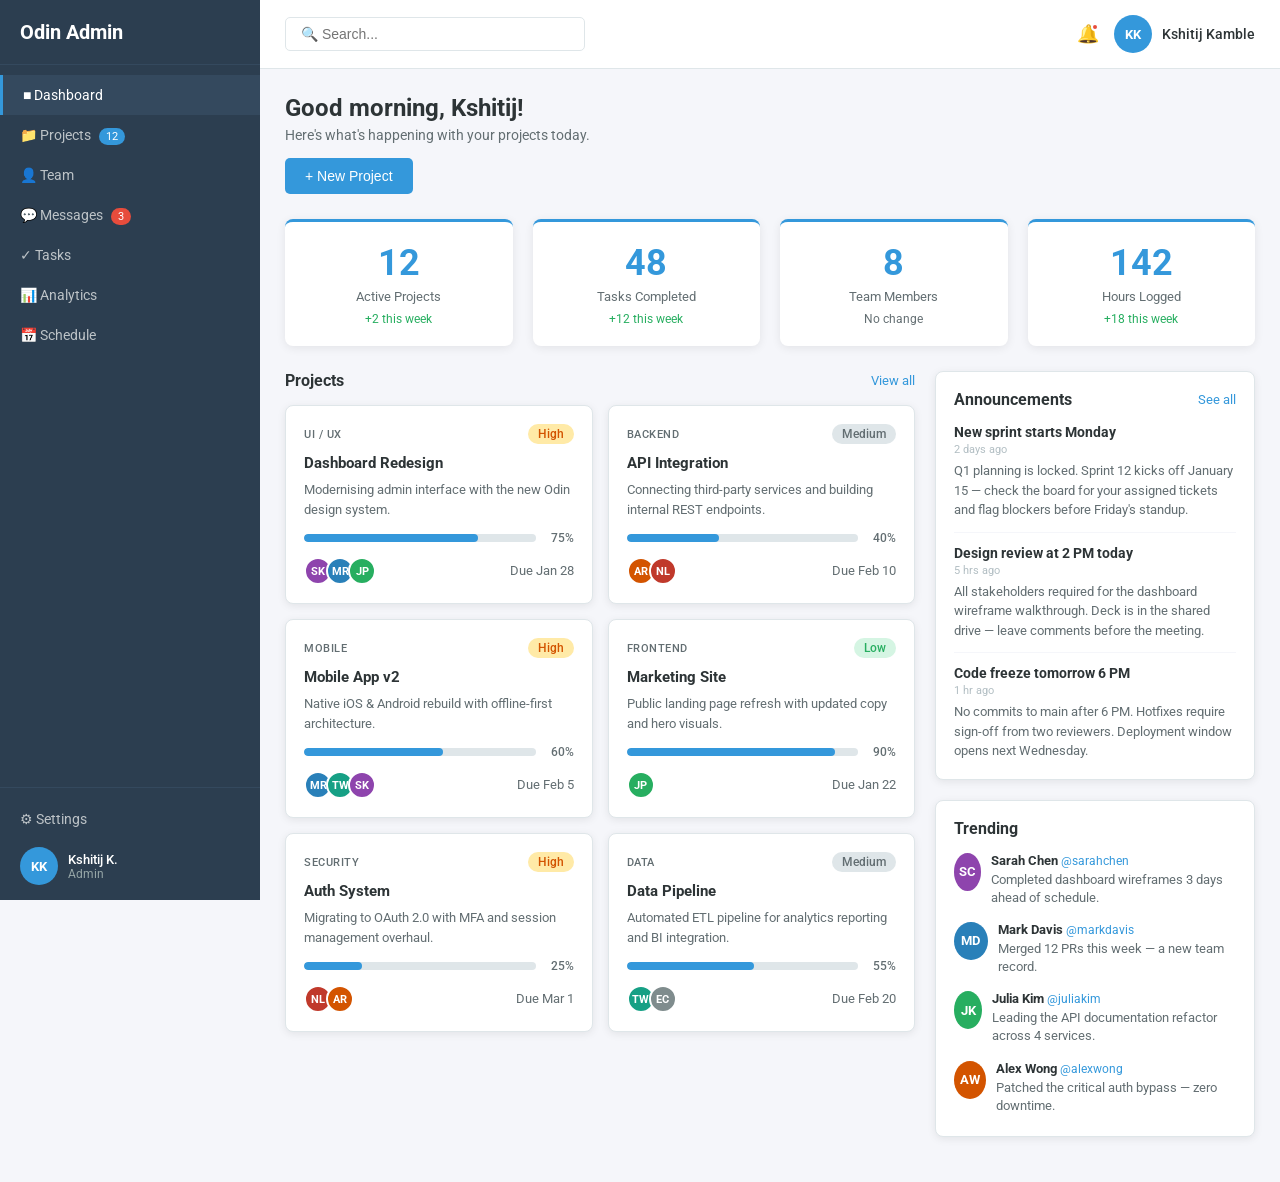
<file: intermediate-html-and-css/project-admin-dashboard/index.html>
<!DOCTYPE html>
<html lang="en">
<head>
    <meta charset="UTF-8">
    <meta name="viewport" content="width=device-width, initial-scale=1.0">
    <title>Admin Dashboard</title>
    <link rel="preconnect" href="https://fonts.googleapis.com">
    <link rel="preconnect" href="https://fonts.gstatic.com" crossorigin>
    <link href="https://fonts.googleapis.com/css2?family=Roboto:wght@400;500;700&display=swap" rel="stylesheet">
    <link rel="stylesheet" href="style.css">
</head>
<body>

    <div class="container">

        <!-- sidebar -->
        <div class="sidebar">
            <div class="logo">
                <h2>Odin Admin</h2>
            </div>

            <nav>
                <ul>
                    <li><a href="#" class="active">&#9632; Dashboard</a></li>
                    <li><a href="#">&#128193; Projects <span class="badge">12</span></a></li>
                    <li><a href="#">&#128100; Team</a></li>
                    <li><a href="#">&#128172; Messages <span class="badge red">3</span></a></li>
                    <li><a href="#">&#10003; Tasks</a></li>
                    <li><a href="#">&#128202; Analytics</a></li>
                    <li><a href="#">&#128197; Schedule</a></li>
                </ul>
            </nav>

            <div class="sidebar-footer">
                <a href="#">&#9881; Settings</a>
                <div class="user-info">
                    <div class="avatar">KK</div>
                    <div>
                        <p class="user-name">Kshitij K.</p>
                        <p class="user-role">Admin</p>
                    </div>
                </div>
            </div>
        </div>
        <!-- end sidebar -->

        <!-- main content -->
        <div class="main-content">

            <!-- header -->
            <div class="header">
                <div class="search-bar">
                    <input type="text" placeholder="&#128269; Search...">
                </div>
                <div class="header-right">
                    <button class="notif-btn">&#128276; <span class="dot"></span></button>
                    <div class="header-user">
                        <div class="avatar">KK</div>
                        <span>Kshitij Kamble</span>
                    </div>
                </div>
            </div>
            <!-- end header -->

            <!-- page content -->
            <div class="page-content">

                <div class="page-title">
                    <h1>Good morning, Kshitij!</h1>
                    <p>Here's what's happening with your projects today.</p>
                    <button class="new-project-btn">+ New Project</button>
                </div>

                <!-- stats -->
                <div class="stats-row">
                    <div class="stat-box">
                        <p class="stat-number">12</p>
                        <p class="stat-label">Active Projects</p>
                        <p class="stat-change green-text">+2 this week</p>
                    </div>
                    <div class="stat-box">
                        <p class="stat-number">48</p>
                        <p class="stat-label">Tasks Completed</p>
                        <p class="stat-change green-text">+12 this week</p>
                    </div>
                    <div class="stat-box">
                        <p class="stat-number">8</p>
                        <p class="stat-label">Team Members</p>
                        <p class="stat-change">No change</p>
                    </div>
                    <div class="stat-box">
                        <p class="stat-number">142</p>
                        <p class="stat-label">Hours Logged</p>
                        <p class="stat-change green-text">+18 this week</p>
                    </div>
                </div>
                <!-- end stats -->

                <!-- projects and side panels -->
                <div class="content-row">

                    <!-- projects section -->
                    <div class="projects-section">
                        <div class="section-header">
                            <h2>Projects</h2>
                            <a href="#">View all</a>
                        </div>

                        <div class="projects-grid">

                            <div class="project-card">
                                <div class="project-top">
                                    <span class="project-tag">UI / UX</span>
                                    <span class="priority high">High</span>
                                </div>
                                <h3>Dashboard Redesign</h3>
                                <p>Modernising admin interface with the new Odin design system.</p>
                                <div class="progress-section">
                                    <div class="progress-bar">
                                        <div class="progress-fill" style="width: 75%"></div>
                                    </div>
                                    <span>75%</span>
                                </div>
                                <div class="card-footer">
                                    <div class="team-avatars">
                                        <div class="avatar small av1">SK</div>
                                        <div class="avatar small av2">MR</div>
                                        <div class="avatar small av3">JP</div>
                                    </div>
                                    <p class="due-date">Due Jan 28</p>
                                </div>
                            </div>

                            <div class="project-card">
                                <div class="project-top">
                                    <span class="project-tag">Backend</span>
                                    <span class="priority medium">Medium</span>
                                </div>
                                <h3>API Integration</h3>
                                <p>Connecting third-party services and building internal REST endpoints.</p>
                                <div class="progress-section">
                                    <div class="progress-bar">
                                        <div class="progress-fill" style="width: 40%"></div>
                                    </div>
                                    <span>40%</span>
                                </div>
                                <div class="card-footer">
                                    <div class="team-avatars">
                                        <div class="avatar small av4">AR</div>
                                        <div class="avatar small av5">NL</div>
                                    </div>
                                    <p class="due-date">Due Feb 10</p>
                                </div>
                            </div>

                            <div class="project-card">
                                <div class="project-top">
                                    <span class="project-tag">Mobile</span>
                                    <span class="priority high">High</span>
                                </div>
                                <h3>Mobile App v2</h3>
                                <p>Native iOS & Android rebuild with offline-first architecture.</p>
                                <div class="progress-section">
                                    <div class="progress-bar">
                                        <div class="progress-fill" style="width: 60%"></div>
                                    </div>
                                    <span>60%</span>
                                </div>
                                <div class="card-footer">
                                    <div class="team-avatars">
                                        <div class="avatar small av2">MR</div>
                                        <div class="avatar small av6">TW</div>
                                        <div class="avatar small av1">SK</div>
                                    </div>
                                    <p class="due-date">Due Feb 5</p>
                                </div>
                            </div>

                            <div class="project-card">
                                <div class="project-top">
                                    <span class="project-tag">Frontend</span>
                                    <span class="priority low">Low</span>
                                </div>
                                <h3>Marketing Site</h3>
                                <p>Public landing page refresh with updated copy and hero visuals.</p>
                                <div class="progress-section">
                                    <div class="progress-bar">
                                        <div class="progress-fill" style="width: 90%"></div>
                                    </div>
                                    <span>90%</span>
                                </div>
                                <div class="card-footer">
                                    <div class="team-avatars">
                                        <div class="avatar small av3">JP</div>
                                    </div>
                                    <p class="due-date">Due Jan 22</p>
                                </div>
                            </div>

                            <div class="project-card">
                                <div class="project-top">
                                    <span class="project-tag">Security</span>
                                    <span class="priority high">High</span>
                                </div>
                                <h3>Auth System</h3>
                                <p>Migrating to OAuth 2.0 with MFA and session management overhaul.</p>
                                <div class="progress-section">
                                    <div class="progress-bar">
                                        <div class="progress-fill" style="width: 25%"></div>
                                    </div>
                                    <span>25%</span>
                                </div>
                                <div class="card-footer">
                                    <div class="team-avatars">
                                        <div class="avatar small av5">NL</div>
                                        <div class="avatar small av4">AR</div>
                                    </div>
                                    <p class="due-date">Due Mar 1</p>
                                </div>
                            </div>

                            <div class="project-card">
                                <div class="project-top">
                                    <span class="project-tag">Data</span>
                                    <span class="priority medium">Medium</span>
                                </div>
                                <h3>Data Pipeline</h3>
                                <p>Automated ETL pipeline for analytics reporting and BI integration.</p>
                                <div class="progress-section">
                                    <div class="progress-bar">
                                        <div class="progress-fill" style="width: 55%"></div>
                                    </div>
                                    <span>55%</span>
                                </div>
                                <div class="card-footer">
                                    <div class="team-avatars">
                                        <div class="avatar small av6">TW</div>
                                        <div class="avatar small av7">EC</div>
                                    </div>
                                    <p class="due-date">Due Feb 20</p>
                                </div>
                            </div>

                        </div>
                    </div>
                    <!-- end projects section -->

                    <!-- side panels -->
                    <div class="side-panels">

                        <!-- announcements -->
                        <div class="panel">
                            <div class="section-header">
                                <h2>Announcements</h2>
                                <a href="#">See all</a>
                            </div>
                            <div class="announcement-list">

                                <div class="announcement">
                                    <h4>New sprint starts Monday</h4>
                                    <p class="ann-time">2 days ago</p>
                                    <p>Q1 planning is locked. Sprint 12 kicks off January 15 — check the board for your assigned tickets and flag blockers before Friday's standup.</p>
                                </div>

                                <div class="announcement">
                                    <h4>Design review at 2 PM today</h4>
                                    <p class="ann-time">5 hrs ago</p>
                                    <p>All stakeholders required for the dashboard wireframe walkthrough. Deck is in the shared drive — leave comments before the meeting.</p>
                                </div>

                                <div class="announcement">
                                    <h4>Code freeze tomorrow 6 PM</h4>
                                    <p class="ann-time">1 hr ago</p>
                                    <p>No commits to main after 6 PM. Hotfixes require sign-off from two reviewers. Deployment window opens next Wednesday.</p>
                                </div>

                            </div>
                        </div>
                        <!-- end announcements -->

                        <!-- trending -->
                        <div class="panel">
                            <div class="section-header">
                                <h2>Trending</h2>
                            </div>
                            <ul class="trending-list">

                                <li class="trending-item">
                                    <div class="avatar tr1">SC</div>
                                    <div>
                                        <p><strong>Sarah Chen</strong> <span class="handle">@sarahchen</span></p>
                                        <p class="trend-text">Completed dashboard wireframes 3 days ahead of schedule.</p>
                                    </div>
                                </li>

                                <li class="trending-item">
                                    <div class="avatar tr2">MD</div>
                                    <div>
                                        <p><strong>Mark Davis</strong> <span class="handle">@markdavis</span></p>
                                        <p class="trend-text">Merged 12 PRs this week — a new team record.</p>
                                    </div>
                                </li>

                                <li class="trending-item">
                                    <div class="avatar tr3">JK</div>
                                    <div>
                                        <p><strong>Julia Kim</strong> <span class="handle">@juliakim</span></p>
                                        <p class="trend-text">Leading the API documentation refactor across 4 services.</p>
                                    </div>
                                </li>

                                <li class="trending-item">
                                    <div class="avatar tr4">AW</div>
                                    <div>
                                        <p><strong>Alex Wong</strong> <span class="handle">@alexwong</span></p>
                                        <p class="trend-text">Patched the critical auth bypass — zero downtime.</p>
                                    </div>
                                </li>

                            </ul>
                        </div>
                        <!-- end trending -->

                    </div>
                    <!-- end side panels -->

                </div>
                <!-- end content row -->

            </div>
            <!-- end page content -->

        </div>
        <!-- end main content -->

    </div>
    <!-- end container -->

</body>
</html>
</file>
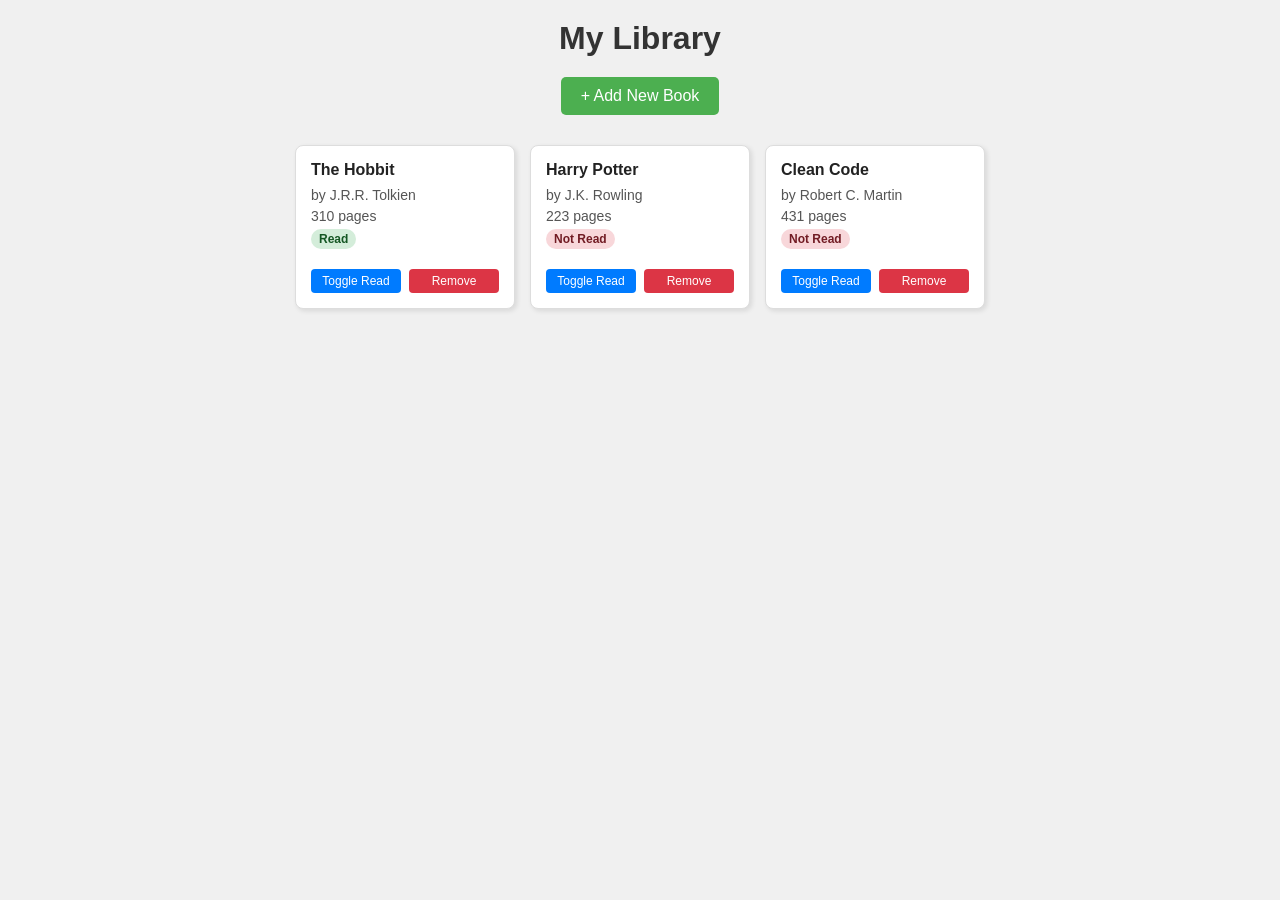
<file: javascript-course/library/index.html>
<!DOCTYPE html>
<html lang="en">
<head>
    <meta charset="UTF-8">
    <meta name="viewport" content="width=device-width, initial-scale=1.0">
    <title>My Library</title>
    <link rel="stylesheet" href="style.css">
</head>
<body>

    <h1>My Library</h1>

    <button id="newBookBtn">+ Add New Book</button>

    <!-- dialog form for adding book -->
    <dialog id="bookDialog">
        <h2>Add a Book</h2>
        <form id="bookForm">
            <div>
                <label for="title">Title:</label>
                <input type="text" id="title" required>
            </div>
            <div>
                <label for="author">Author:</label>
                <input type="text" id="author" required>
            </div>
            <div>
                <label for="pages">Number of Pages:</label>
                <input type="number" id="pages" required min="1">
            </div>
            <div>
                <label for="readStatus">Have you read it?</label>
                <input type="checkbox" id="readStatus">
            </div>
            <div class="form-buttons">
                <button type="submit">Add Book</button>
                <button type="button" id="cancelBtn">Cancel</button>
            </div>
        </form>
    </dialog>

    <!-- books will show up here -->
    <div id="libraryDisplay">
        <p id="emptyMsg">No books yet. Add some!</p>
    </div>

    <script src="script.js"></script>
</body>
</html>
</file>
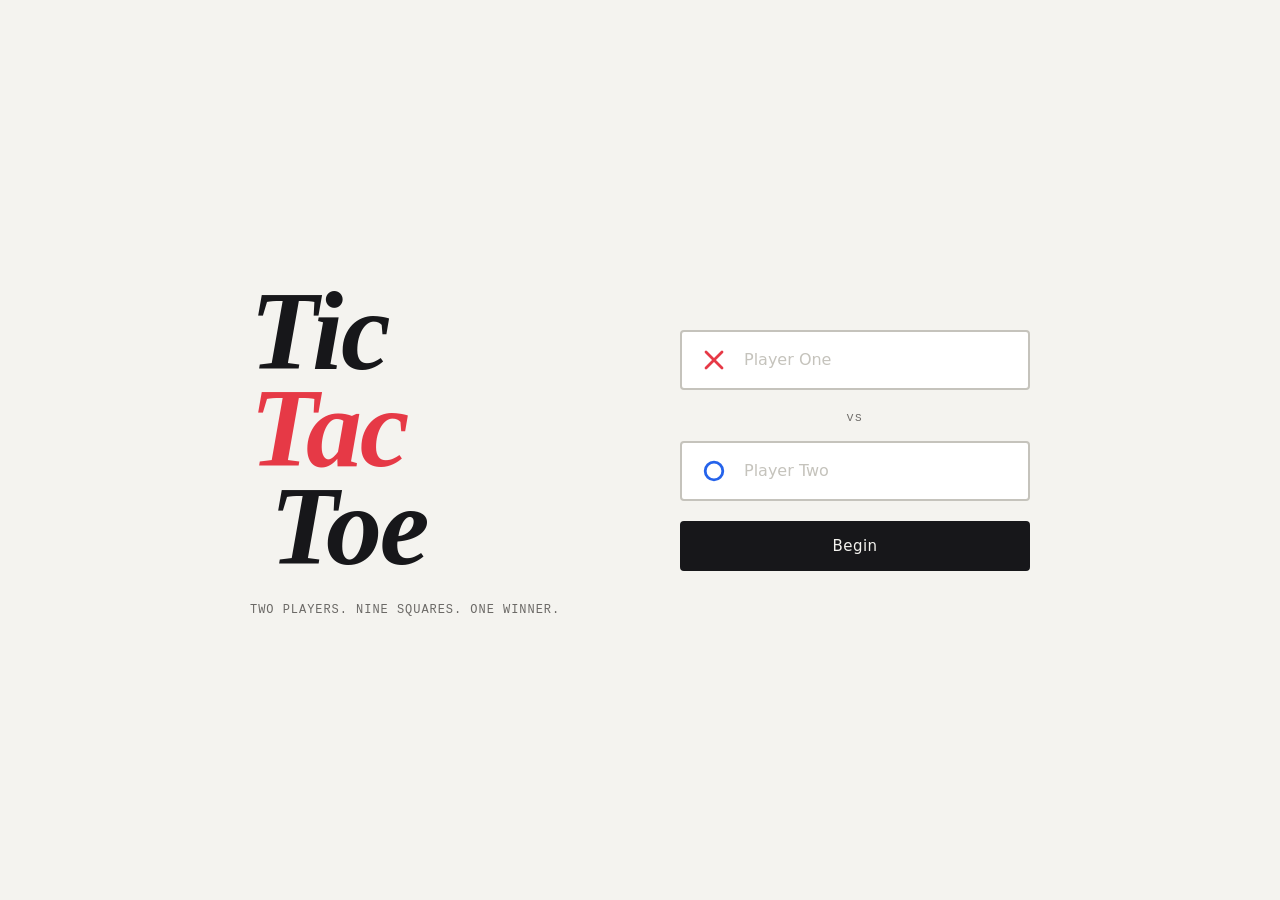
<file: javascript-course/tic-tac-toe/index.html>
<!DOCTYPE html>
<html lang="en">
<head>
  <meta charset="UTF-8">
  <meta name="viewport" content="width=device-width, initial-scale=1.0">
  <title>Tic Tac Toe</title>
  <link rel="stylesheet" href="style.css">
</head>
<body>

  <!-- ── Setup Screen ───────────────────────────────────────── -->
  <div id="setup-screen" class="screen">
    <div class="setup-layout">

      <div class="setup-title-area">
        <h1 class="game-title">
          <span class="title-word">Tic</span>
          <span class="title-word title-accent">Tac</span>
          <span class="title-word title-indent">Toe</span>
        </h1>
        <p class="game-tagline">Two players. Nine squares. One winner.</p>
      </div>

      <div class="setup-form-area">
        <div class="player-field">
          <div class="field-mark" aria-hidden="true">
            <svg viewBox="0 0 40 40" class="field-icon">
              <line x1="10" y1="10" x2="30" y2="30" stroke="#E63946" stroke-width="3.5" stroke-linecap="round"/>
              <line x1="30" y1="10" x2="10" y2="30" stroke="#E63946" stroke-width="3.5" stroke-linecap="round"/>
            </svg>
          </div>
          <input type="text" id="player1-name" placeholder="Player One" maxlength="12" autocomplete="off">
        </div>

        <div class="vs-row">
          <span class="vs-text">vs</span>
        </div>

        <div class="player-field">
          <div class="field-mark" aria-hidden="true">
            <svg viewBox="0 0 40 40" class="field-icon">
              <circle cx="20" cy="20" r="11" fill="none" stroke="#2563EB" stroke-width="3.5"/>
            </svg>
          </div>
          <input type="text" id="player2-name" placeholder="Player Two" maxlength="12" autocomplete="off">
        </div>

        <button id="start-btn" class="btn-primary">Begin</button>
      </div>

    </div>
  </div>

  <!-- ── Game Screen ────────────────────────────────────────── -->
  <div id="game-screen" class="screen hidden">

    <header class="game-header">
      <button id="menu-btn" class="btn-ghost">&#8592; Menu</button>
      <div class="turn-indicator" id="turn-indicator" aria-live="polite">
        <span class="turn-label">Current turn</span>
        <span class="turn-name" id="turn-name">—</span>
      </div>
    </header>

    <main class="board-container">
      <div id="board" class="board" role="grid" aria-label="Tic Tac Toe board"></div>
    </main>

    <footer class="game-footer">
      <div class="scoreboard">
        <div class="score-item score-x">
          <span class="score-label" id="score-label-x">—</span>
          <span class="score-value" id="score-val-x">0</span>
        </div>
        <div class="score-sep"></div>
        <div class="score-item score-o">
          <span class="score-label" id="score-label-o">—</span>
          <span class="score-value" id="score-val-o">0</span>
        </div>
      </div>
    </footer>

  </div>

  <!-- ── Result Overlay ─────────────────────────────────────── -->
  <div id="result-overlay" class="overlay hidden" role="dialog" aria-modal="true" aria-labelledby="result-message">
    <div class="result-card">
      <div class="result-icon" id="result-icon" aria-hidden="true"></div>
      <p class="result-message" id="result-message">—</p>
      <div class="result-actions">
        <button id="play-again-btn" class="btn-primary">Play Again</button>
        <button id="new-game-btn" class="btn-ghost">New Game</button>
      </div>
    </div>
  </div>

  <script src="script.js"></script>
</body>
</html>
</file>
<file: intermediate-html-and-css/project-admin-dashboard/style.css>
/* Admin Dashboard Styles */

* {
    margin: 0;
    padding: 0;
    box-sizing: border-box;
}

body {
    font-family: 'Roboto', Arial, sans-serif;
    background-color: #f5f6fa;
    color: #2d3436;
    font-size: 14px;
}

a {
    text-decoration: none;
    color: inherit;
}

ul {
    list-style: none;
}

/* ===== LAYOUT ===== */

.container {
    display: flex;
}

/* ===== SIDEBAR ===== */

.sidebar {
    width: 260px;
    background-color: #2c3e50;
    min-height: 100vh;
    position: fixed;
    top: 0;
    left: 0;
    display: flex;
    flex-direction: column;
}

.logo {
    padding: 20px;
    border-bottom: 1px solid #34495e;
}

.logo h2 {
    color: white;
    font-size: 20px;
}

/* nav links */
nav {
    flex: 1;
    padding-top: 10px;
}

nav ul li a {
    display: block;
    padding: 12px 20px;
    color: #bdc3c7;
    font-size: 14px;
    transition: all 0.3s ease;
}

nav ul li a:hover {
    background-color: #34495e;
    color: white;
}

nav ul li a.active {
    background-color: #34495e;
    color: white;
    border-left: 3px solid #3498db;
}

/* badge in nav */
.badge {
    background-color: #3498db;
    color: white;
    font-size: 11px;
    padding: 2px 7px;
    border-radius: 10px;
    margin-left: 5px;
}

.badge.red {
    background-color: #e74c3c;
}

/* sidebar bottom */
.sidebar-footer {
    padding: 15px 20px;
    border-top: 1px solid #34495e;
}

.sidebar-footer a {
    color: #bdc3c7;
    display: block;
    padding: 8px 0;
    font-size: 14px;
}

.sidebar-footer a:hover {
    color: white;
}

.user-info {
    display: flex;
    align-items: center;
    gap: 10px;
    margin-top: 12px;
}

.user-name {
    color: white;
    font-size: 13px;
    font-weight: 500;
}

.user-role {
    color: #95a5a6;
    font-size: 12px;
}

/* ===== MAIN CONTENT ===== */

.main-content {
    margin-left: 260px;
    flex: 1;
}

/* ===== HEADER ===== */

.header {
    background-color: white;
    padding: 15px 25px;
    border-bottom: 1px solid #dfe6e9;
    display: flex;
    justify-content: space-between;
    align-items: center;
    position: sticky;
    top: 0;
    z-index: 100;
}

.search-bar input {
    border: 1px solid #dfe6e9;
    border-radius: 5px;
    padding: 8px 15px;
    width: 300px;
    font-size: 14px;
    outline: none;
}

.search-bar input:focus {
    border-color: #3498db;
}

.header-right {
    display: flex;
    align-items: center;
    gap: 15px;
}

.notif-btn {
    background: none;
    border: none;
    cursor: pointer;
    font-size: 18px;
    position: relative;
}

.dot {
    width: 8px;
    height: 8px;
    background-color: #e74c3c;
    border-radius: 50%;
    position: absolute;
    top: 0;
    right: 0;
    border: 2px solid white;
}

.header-user {
    display: flex;
    align-items: center;
    gap: 10px;
    cursor: pointer;
}

.header-user span {
    font-size: 14px;
    font-weight: 500;
}

/* ===== AVATAR ===== */

.avatar {
    width: 38px;
    height: 38px;
    border-radius: 50%;
    background-color: #3498db;
    color: white;
    display: flex;
    align-items: center;
    justify-content: center;
    font-weight: bold;
    font-size: 13px;
}

.avatar.small {
    width: 28px;
    height: 28px;
    font-size: 11px;
}

.av1, .tr1 { background-color: #8e44ad; }
.av2, .tr2 { background-color: #2980b9; }
.av3, .tr3 { background-color: #27ae60; }
.av4, .tr4 { background-color: #d35400; }
.av5        { background-color: #c0392b; }
.av6        { background-color: #16a085; }
.av7        { background-color: #7f8c8d; }

/* ===== PAGE CONTENT ===== */

.page-content {
    padding: 25px;
}

.page-title {
    margin-bottom: 25px;
}

.page-title h1 {
    font-size: 24px;
    font-weight: 700;
    color: #2d3436;
    margin-bottom: 5px;
}

.page-title p {
    color: #636e72;
    font-size: 14px;
    margin-bottom: 15px;
}

.new-project-btn {
    background-color: #3498db;
    color: white;
    border: none;
    padding: 10px 20px;
    border-radius: 5px;
    cursor: pointer;
    font-size: 14px;
    font-weight: 500;
    transition: background-color 0.3s ease;
}

.new-project-btn:hover {
    background-color: #2980b9;
}

/* ===== STATS ===== */

.stats-row {
    display: flex;
    gap: 20px;
    margin-bottom: 25px;
}

.stat-box {
    background-color: white;
    border-radius: 8px;
    padding: 20px;
    text-align: center;
    flex: 1;
    box-shadow: 0 2px 10px rgba(0, 0, 0, 0.08);
    border-top: 3px solid #3498db;
}

.stat-number {
    font-size: 36px;
    font-weight: 700;
    color: #3498db;
    margin-bottom: 5px;
}

.stat-label {
    color: #636e72;
    font-size: 13px;
    margin-bottom: 8px;
}

.stat-change {
    font-size: 12px;
    color: #636e72;
}

.green-text {
    color: #27ae60;
}

/* ===== CONTENT ROW ===== */

.content-row {
    display: flex;
    gap: 20px;
    align-items: flex-start;
}

.projects-section {
    flex: 1;
}

.side-panels {
    width: 320px;
    flex-shrink: 0;
}

/* section headers */
.section-header {
    display: flex;
    justify-content: space-between;
    align-items: center;
    margin-bottom: 15px;
}

.section-header h2 {
    font-size: 16px;
    font-weight: 700;
    color: #2d3436;
}

.section-header a {
    font-size: 13px;
    color: #3498db;
}

.section-header a:hover {
    text-decoration: underline;
}

/* ===== PROJECT CARDS ===== */

.projects-grid {
    display: flex;
    flex-wrap: wrap;
    gap: 15px;
}

.project-card {
    background-color: white;
    border-radius: 8px;
    padding: 18px;
    box-shadow: 0 2px 8px rgba(0, 0, 0, 0.08);
    border: 1px solid #dfe6e9;
    flex: 1;
    min-width: 240px;
    transition: all 0.3s ease;
}

.project-card:hover {
    box-shadow: 0 5px 15px rgba(0, 0, 0, 0.12);
    transform: translateY(-2px);
}

.project-top {
    display: flex;
    justify-content: space-between;
    align-items: center;
    margin-bottom: 10px;
}

.project-tag {
    font-size: 11px;
    color: #636e72;
    text-transform: uppercase;
    font-weight: 500;
    letter-spacing: 0.5px;
}

.priority {
    font-size: 12px;
    font-weight: 500;
    padding: 3px 10px;
    border-radius: 20px;
}

.priority.high {
    background-color: #ffeaa7;
    color: #d35400;
}

.priority.medium {
    background-color: #dfe6e9;
    color: #636e72;
}

.priority.low {
    background-color: #d5f5e3;
    color: #27ae60;
}

.project-card h3 {
    font-size: 15px;
    font-weight: 700;
    margin-bottom: 8px;
    color: #2d3436;
}

.project-card p {
    font-size: 13px;
    color: #636e72;
    line-height: 1.5;
    margin-bottom: 12px;
}

/* progress bar */
.progress-section {
    display: flex;
    align-items: center;
    gap: 8px;
    margin-bottom: 12px;
}

.progress-bar {
    flex: 1;
    height: 8px;
    background-color: #dfe6e9;
    border-radius: 4px;
    overflow: hidden;
}

.progress-fill {
    height: 100%;
    background-color: #3498db;
    border-radius: 4px;
}

.progress-section span {
    font-size: 12px;
    color: #636e72;
    font-weight: 500;
    width: 30px;
    text-align: right;
}

/* card footer */
.card-footer {
    display: flex;
    justify-content: space-between;
    align-items: center;
}

.team-avatars {
    display: flex;
}

.team-avatars .avatar {
    margin-left: -6px;
    border: 2px solid white;
}

.team-avatars .avatar:first-child {
    margin-left: 0;
}

.due-date {
    font-size: 12px;
    color: #95a5a6;
    margin-bottom: 0 !important;
}

/* ===== SIDE PANELS ===== */

.panel {
    background-color: white;
    border-radius: 8px;
    padding: 18px;
    box-shadow: 0 2px 8px rgba(0, 0, 0, 0.08);
    border: 1px solid #dfe6e9;
    margin-bottom: 20px;
}

/* announcements */
.announcement-list {
    display: flex;
    flex-direction: column;
}

.announcement {
    padding: 12px 0;
    border-bottom: 1px solid #f5f6fa;
}

.announcement:last-child {
    border-bottom: none;
    padding-bottom: 0;
}

.announcement:first-child {
    padding-top: 0;
}

.announcement h4 {
    font-size: 14px;
    font-weight: 700;
    color: #2d3436;
    margin-bottom: 3px;
}

.ann-time {
    font-size: 11px;
    color: #b2bec3;
    margin-bottom: 5px;
}

.announcement p:last-child {
    font-size: 13px;
    color: #636e72;
    line-height: 1.5;
}

/* trending */
.trending-list {
    display: flex;
    flex-direction: column;
    gap: 12px;
}

.trending-item {
    display: flex;
    align-items: flex-start;
    gap: 10px;
}

.trending-item p {
    font-size: 13px;
    color: #2d3436;
    margin-bottom: 3px;
}

.handle {
    color: #3498db;
    font-size: 12px;
}

.trend-text {
    color: #636e72 !important;
    font-size: 13px !important;
    line-height: 1.4;
}
</file>
<file: javascript-course/library/style.css>
* {
    margin: 0;
    padding: 0;
    box-sizing: border-box;
}

body {
    font-family: Arial, sans-serif;
    background-color: #f0f0f0;
    padding: 20px;
}

h1 {
    text-align: center;
    margin-bottom: 20px;
    color: #333;
}

#newBookBtn {
    display: block;
    margin: 0 auto 30px auto;
    padding: 10px 20px;
    background-color: #4CAF50;
    color: white;
    border: none;
    border-radius: 5px;
    font-size: 16px;
    cursor: pointer;
}

#newBookBtn:hover {
    background-color: #45a049;
}

/* dialog styles */
dialog {
    border: 2px solid #333;
    border-radius: 8px;
    padding: 20px;
    width: 350px;
}

dialog h2 {
    margin-bottom: 15px;
}

dialog div {
    margin-bottom: 12px;
}

dialog label {
    display: block;
    margin-bottom: 4px;
    font-weight: bold;
}

dialog input[type="text"],
dialog input[type="number"] {
    width: 100%;
    padding: 6px;
    border: 1px solid #ccc;
    border-radius: 4px;
}

dialog input[type="checkbox"] {
    margin-top: 4px;
}

.form-buttons {
    display: flex;
    gap: 10px;
    margin-top: 15px;
}

.form-buttons button {
    padding: 8px 16px;
    border: none;
    border-radius: 4px;
    cursor: pointer;
    font-size: 14px;
}

.form-buttons button[type="submit"] {
    background-color: #4CAF50;
    color: white;
}

#cancelBtn {
    background-color: #ccc;
}

dialog::backdrop {
    background-color: rgba(0,0,0,0.4);
}

/* library display */
#libraryDisplay {
    display: flex;
    flex-wrap: wrap;
    gap: 15px;
    justify-content: center;
}

#emptyMsg {
    text-align: center;
    color: #888;
    font-size: 18px;
    width: 100%;
    margin-top: 40px;
}

/* book cards */
.book-card {
    background-color: white;
    border: 1px solid #ddd;
    border-radius: 8px;
    padding: 15px;
    width: 220px;
    box-shadow: 2px 2px 5px rgba(0,0,0,0.1);
}

.book-card h3 {
    margin-bottom: 8px;
    color: #222;
    font-size: 16px;
    word-break: break-word;
}

.book-card p {
    font-size: 14px;
    color: #555;
    margin-bottom: 5px;
}

.read-badge {
    display: inline-block;
    padding: 3px 8px;
    border-radius: 12px;
    font-size: 12px;
    font-weight: bold;
    margin-bottom: 10px;
}

.read-badge.read {
    background-color: #d4edda;
    color: #155724;
}

.read-badge.not-read {
    background-color: #f8d7da;
    color: #721c24;
}

.card-buttons {
    display: flex;
    gap: 8px;
    margin-top: 10px;
}

.card-buttons button {
    flex: 1;
    padding: 5px;
    border: none;
    border-radius: 4px;
    cursor: pointer;
    font-size: 12px;
}

.toggle-btn {
    background-color: #007bff;
    color: white;
}

.toggle-btn:hover {
    background-color: #0056b3;
}

.remove-btn {
    background-color: #dc3545;
    color: white;
}

.remove-btn:hover {
    background-color: #b02a37;
}
</file>
<file: javascript-course/tic-tac-toe/style.css>
/* ── Design Tokens ─────────────────────────────────────────── */
:root {
  --ground:     #F4F3EF;
  --text:       #17171A;
  --muted:      #6B6966;
  --accent-x:   #E63946;
  --accent-o:   #2563EB;
  --grid-line:  #C5C3BC;
  --cell-hover: #ECEAE4;
  --white:      #FFFFFF;

  --board-size: clamp(280px, 84vmin, 480px);
  --gap:        3px;
  --radius:     4px;
}

/* ── Reset ─────────────────────────────────────────────────── */
*, *::before, *::after {
  box-sizing: border-box;
  margin: 0;
  padding: 0;
}

html, body {
  height: 100%;
}

body {
  background: var(--ground);
  color: var(--text);
  font-family: system-ui, -apple-system, 'Segoe UI', sans-serif;
  min-height: 100vh;
  display: flex;
  align-items: center;
  justify-content: center;
}

/* ── Screens ───────────────────────────────────────────────── */
.screen {
  width: 100%;
  min-height: 100vh;
  display: flex;
  align-items: center;
  justify-content: center;
  padding: 2rem 1.5rem;
}

.hidden { display: none !important; }

/* ── Setup ─────────────────────────────────────────────────── */
.setup-layout {
  display: grid;
  grid-template-columns: 1fr 1fr;
  gap: 5rem;
  max-width: 780px;
  width: 100%;
  align-items: center;
}

@media (max-width: 580px) {
  .setup-layout {
    grid-template-columns: 1fr;
    gap: 2.5rem;
  }
}

/* Title */
.game-title {
  font-family: 'Georgia', 'Times New Roman', serif;
  font-style: italic;
  font-size: clamp(3.5rem, 10vw, 7rem);
  line-height: 0.87;
  letter-spacing: -0.02em;
  color: var(--text);
}

.title-word { display: block; }
.title-accent { color: var(--accent-x); }
.title-indent { padding-left: 1.25rem; }

.game-tagline {
  margin-top: 1.75rem;
  font-family: 'Courier New', 'Courier', monospace;
  font-size: 0.75rem;
  letter-spacing: 0.08em;
  text-transform: uppercase;
  color: var(--muted);
}

/* Form area */
.setup-form-area {
  display: flex;
  flex-direction: column;
  gap: 0.875rem;
}

.player-field {
  display: flex;
  align-items: center;
  gap: 0.875rem;
  background: var(--white);
  border: 2px solid var(--grid-line);
  border-radius: var(--radius);
  padding: 0.75rem 1rem;
  transition: border-color 0.15s ease;
}

.player-field:focus-within {
  border-color: var(--text);
}

.field-mark {
  width: 32px;
  height: 32px;
  flex-shrink: 0;
}

.field-icon {
  width: 100%;
  height: 100%;
  display: block;
}

.player-field input {
  border: none;
  outline: none;
  background: transparent;
  font-size: 1rem;
  color: var(--text);
  font-family: system-ui, -apple-system, sans-serif;
  width: 100%;
}

.player-field input::placeholder {
  color: var(--grid-line);
}

.vs-row {
  text-align: center;
  padding: 0.125rem 0;
}

.vs-text {
  font-family: 'Courier New', monospace;
  font-size: 0.6875rem;
  letter-spacing: 0.14em;
  text-transform: uppercase;
  color: var(--muted);
}

/* ── Buttons ───────────────────────────────────────────────── */
.btn-primary {
  background: var(--text);
  color: var(--ground);
  border: 2px solid var(--text);
  border-radius: var(--radius);
  padding: 0.875rem 1.5rem;
  font-size: 0.9375rem;
  font-family: system-ui, -apple-system, sans-serif;
  letter-spacing: 0.03em;
  cursor: pointer;
  transition: background 0.15s, color 0.15s;
  width: 100%;
  margin-top: 0.375rem;
}

.btn-primary:hover {
  background: var(--ground);
  color: var(--text);
}

.btn-primary:focus-visible {
  outline: 3px solid var(--accent-x);
  outline-offset: 2px;
}

.btn-ghost {
  background: transparent;
  color: var(--muted);
  border: none;
  padding: 0.5rem 0.75rem;
  font-size: 0.875rem;
  font-family: system-ui, -apple-system, sans-serif;
  cursor: pointer;
  border-radius: var(--radius);
  transition: color 0.15s;
}

.btn-ghost:hover {
  color: var(--text);
}

.btn-ghost:focus-visible {
  outline: 2px solid var(--text);
  outline-offset: 2px;
}

/* ── Game Screen ───────────────────────────────────────────── */
#game-screen {
  flex-direction: column;
  gap: 1.75rem;
}

.game-header {
  width: 100%;
  max-width: calc(var(--board-size) + 2rem);
  display: flex;
  align-items: center;
  justify-content: space-between;
}

.turn-indicator {
  display: flex;
  flex-direction: column;
  align-items: flex-end;
  gap: 0.125rem;
}

.turn-label {
  font-family: 'Courier New', monospace;
  font-size: 0.625rem;
  letter-spacing: 0.12em;
  text-transform: uppercase;
  color: var(--muted);
}

.turn-name {
  font-size: 1.0625rem;
  font-weight: 600;
  color: var(--text);
  transition: color 0.2s ease;
  line-height: 1.2;
}

/* ── Board ─────────────────────────────────────────────────── */
.board-container {
  display: flex;
  justify-content: center;
}

.board {
  width: var(--board-size);
  height: var(--board-size);
  display: grid;
  grid-template-columns: repeat(3, 1fr);
  grid-template-rows: repeat(3, 1fr);
  gap: var(--gap);
  background: var(--grid-line);
  border: var(--gap) solid var(--grid-line);
  border-radius: 6px;
  overflow: hidden;
}

/* ── Cell ──────────────────────────────────────────────────── */
.cell {
  background: var(--ground);
  cursor: pointer;
  display: flex;
  align-items: center;
  justify-content: center;
  position: relative;
  transition: background 0.1s ease;
}

.cell:hover:not(.taken) {
  background: var(--cell-hover);
}

.cell.taken {
  cursor: default;
}

.cell:focus-visible {
  outline: 3px solid var(--text);
  outline-offset: -3px;
  z-index: 1;
}

/* ── Mark SVGs ─────────────────────────────────────────────── */
.cell-svg {
  width: 52%;
  height: 52%;
  position: absolute;
  pointer-events: none;
  overflow: visible;
}

/* X strokes — draw sequentially */
.x-line-1,
.x-line-2 {
  fill: none;
  stroke: var(--accent-x);
  stroke-width: 5;
  stroke-linecap: round;
  stroke-dasharray: 46;
  stroke-dashoffset: 46;
}

.x-line-1 {
  animation: draw-stroke 0.2s ease-out forwards;
}

.x-line-2 {
  animation: draw-stroke 0.2s ease-out 0.14s forwards;
}

@keyframes draw-stroke {
  to { stroke-dashoffset: 0; }
}

/* O circle — traces from top */
.o-ring {
  fill: none;
  stroke: var(--accent-o);
  stroke-width: 5;
  stroke-linecap: round;
  stroke-dasharray: 101;
  stroke-dashoffset: 101;
  transform-box: fill-box;
  transform-origin: center;
  transform: rotate(-90deg);
  animation: draw-circle 0.35s ease-out forwards;
}

@keyframes draw-circle {
  to { stroke-dashoffset: 0; }
}

/* Winning cells */
.cell.win {
  background: var(--ground);
}

.cell.win .x-line-1,
.cell.win .x-line-2 {
  filter: drop-shadow(0 0 5px rgba(230, 57, 70, 0.45));
}

.cell.win .o-ring {
  filter: drop-shadow(0 0 5px rgba(37, 99, 235, 0.45));
}

/* ── Scoreboard ────────────────────────────────────────────── */
.game-footer {
  width: 100%;
  max-width: calc(var(--board-size) + 2rem);
}

.scoreboard {
  display: flex;
  align-items: stretch;
  background: var(--white);
  border: 2px solid var(--grid-line);
  border-radius: var(--radius);
  overflow: hidden;
}

.score-item {
  flex: 1;
  display: flex;
  flex-direction: column;
  align-items: center;
  justify-content: center;
  gap: 0.25rem;
  padding: 1rem;
}

.score-label {
  font-family: 'Courier New', monospace;
  font-size: 0.625rem;
  letter-spacing: 0.1em;
  text-transform: uppercase;
  color: var(--muted);
}

.score-value {
  font-size: 2rem;
  font-weight: 700;
  line-height: 1;
  font-variant-numeric: tabular-nums;
}

.score-x .score-value { color: var(--accent-x); }
.score-o .score-value { color: var(--accent-o); }

.score-sep {
  width: 2px;
  background: var(--grid-line);
  align-self: stretch;
}

/* ── Result Overlay ────────────────────────────────────────── */
.overlay {
  position: fixed;
  inset: 0;
  background: rgba(244, 243, 239, 0.85);
  backdrop-filter: blur(8px);
  -webkit-backdrop-filter: blur(8px);
  display: flex;
  align-items: center;
  justify-content: center;
  z-index: 100;
  padding: 2rem;
}

.result-card {
  background: var(--white);
  border: 2px solid var(--grid-line);
  border-radius: 8px;
  padding: 3rem 2.5rem;
  text-align: center;
  max-width: 300px;
  width: 100%;
}

.result-icon {
  width: 52px;
  height: 52px;
  margin: 0 auto 1.5rem;
}

.result-message {
  font-family: 'Georgia', serif;
  font-style: italic;
  font-size: 1.5rem;
  color: var(--text);
  line-height: 1.3;
  margin-bottom: 2rem;
}

.result-actions {
  display: flex;
  flex-direction: column;
  gap: 0.625rem;
}

.result-actions .btn-primary {
  margin-top: 0;
}

/* ── Reduced Motion ────────────────────────────────────────── */
@media (prefers-reduced-motion: reduce) {
  .x-line-1,
  .x-line-2,
  .o-ring {
    animation: none;
    stroke-dashoffset: 0;
  }
}
</file>
